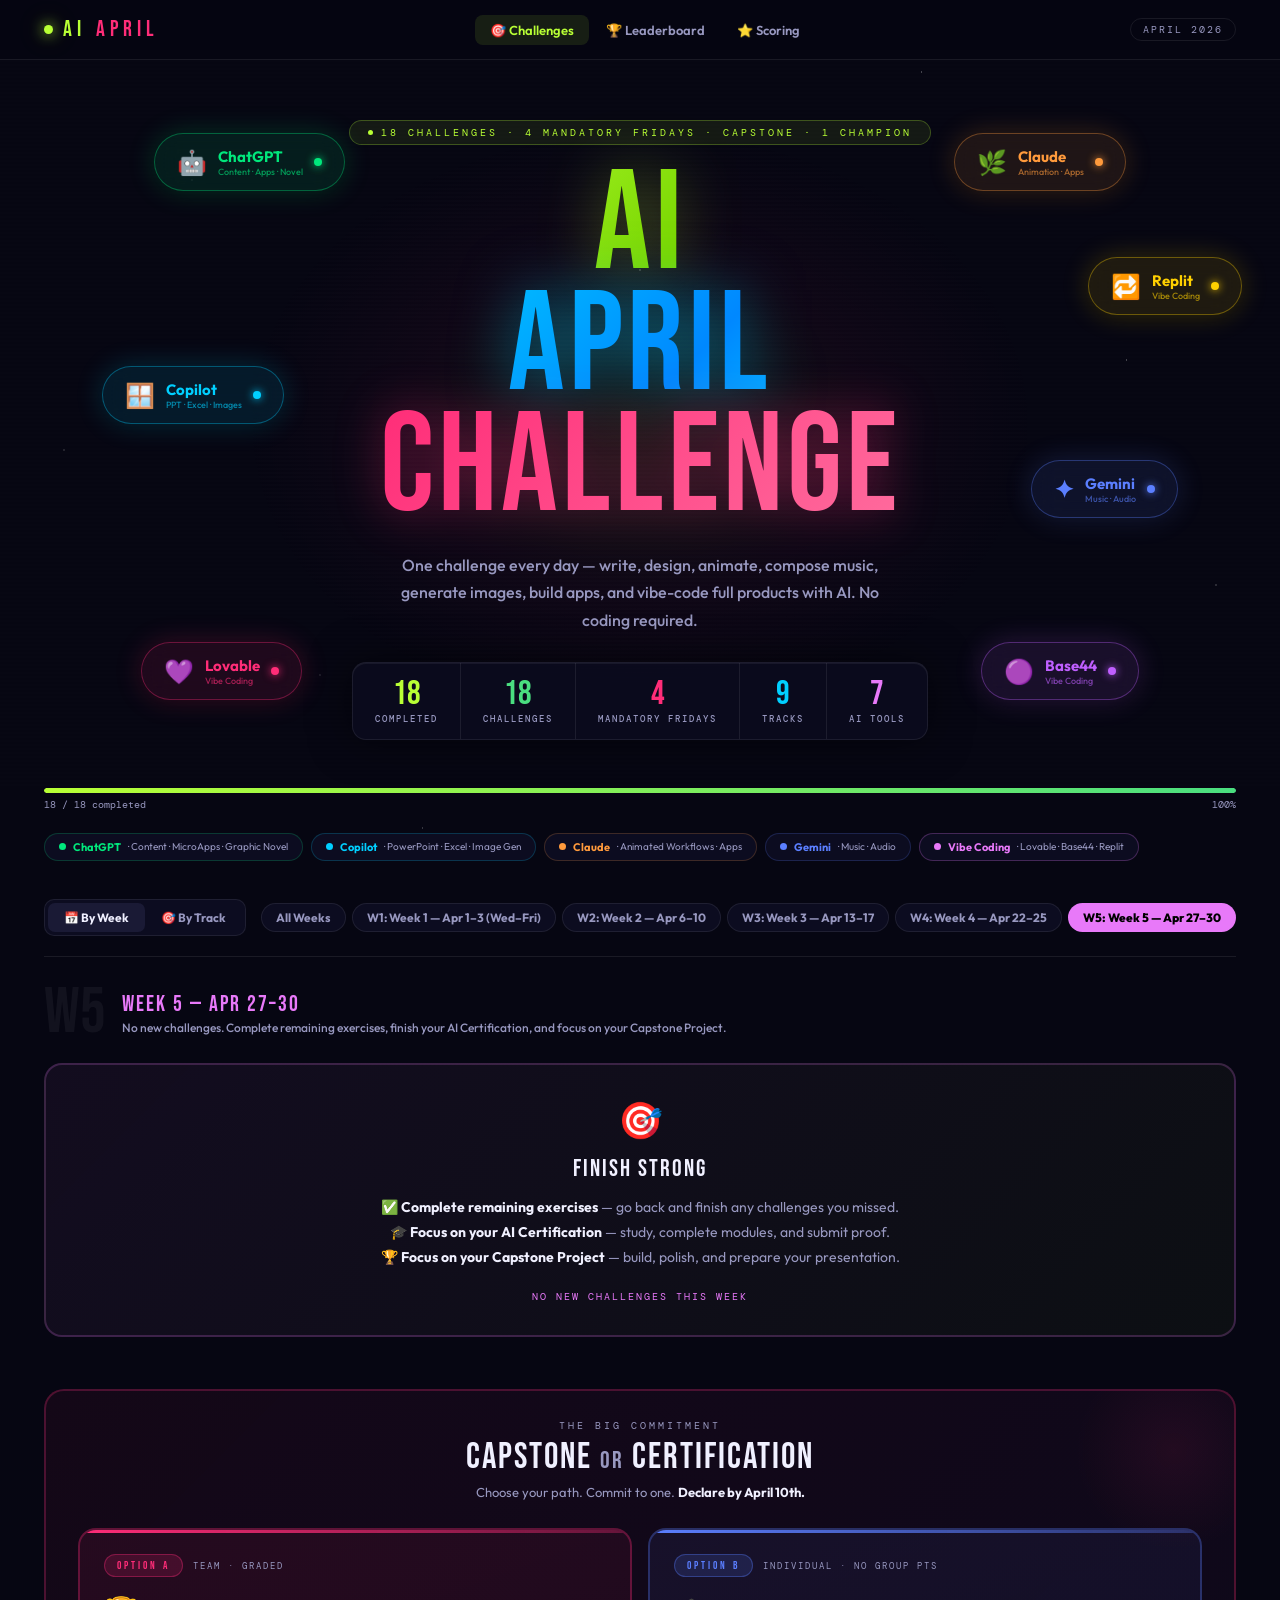
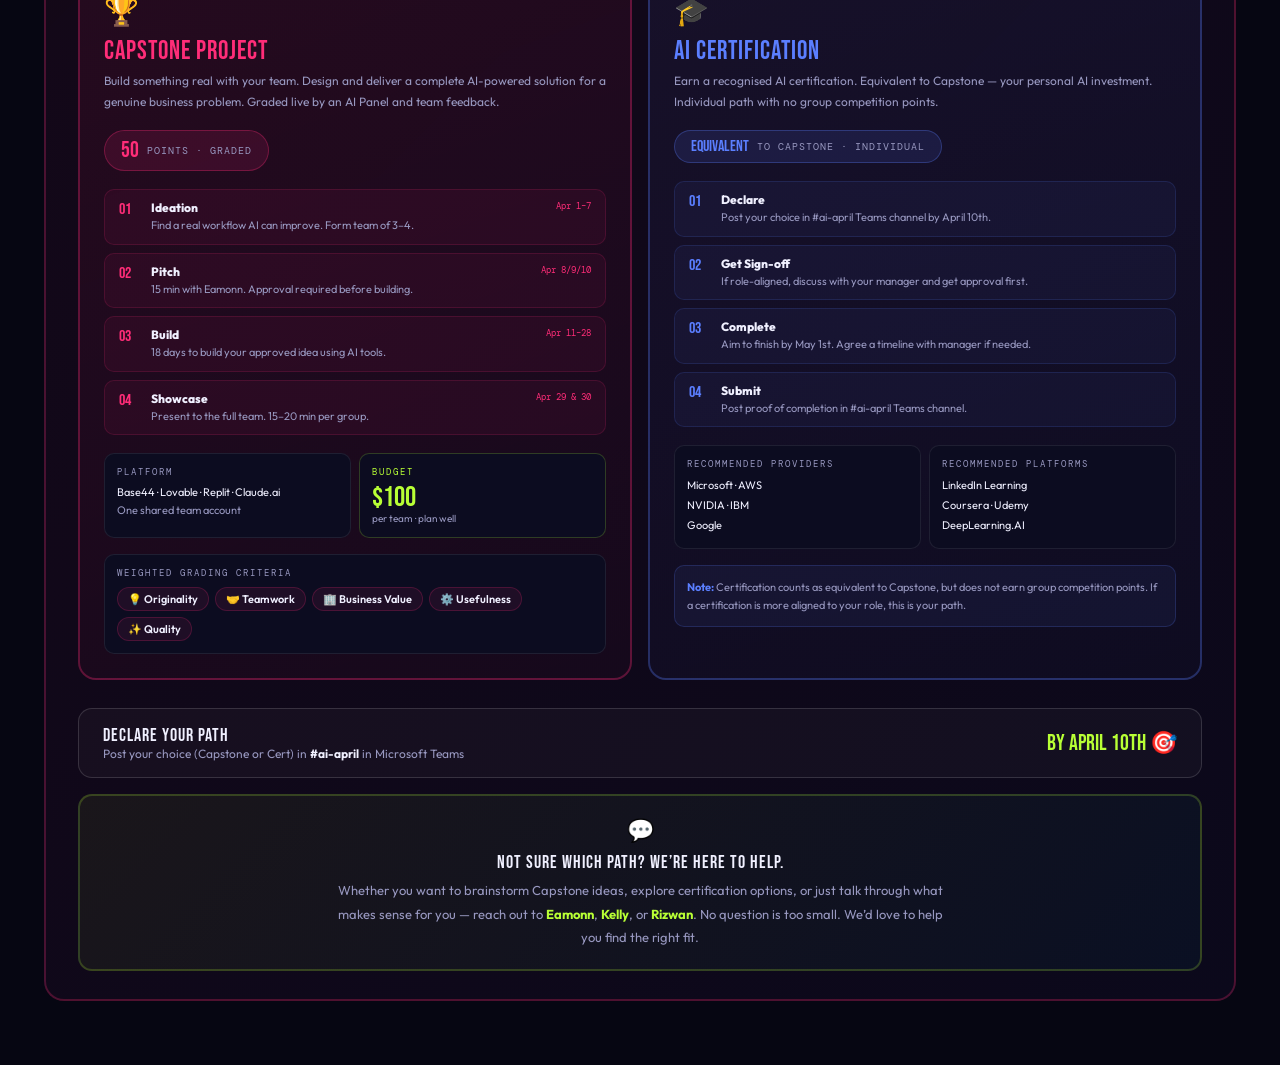
<file: index.html>
<!DOCTYPE html>
<html lang="en">
<head>
<meta charset="UTF-8">
<meta name="viewport" content="width=device-width, initial-scale=1.0">
<title>AI April Challenge 2026</title>
<link href="https://fonts.googleapis.com/css2?family=Bebas+Neue&family=Outfit:wght@300;400;500;600;700;800;900&family=DM+Mono:wght@400;500&display=swap" rel="stylesheet">
<link rel="stylesheet" href="css/styles.css">
</head>
<body>

<!-- HEADER -->
<header>
  <div class="logo">
    <div class="logo-dot"></div>
    <span class="logo-ai">AI</span><span class="logo-april">APRIL</span>
  </div>
  <nav>
    <button class="active" onclick="showPage('challenges',this)">🎯 <span>Challenges</span></button>
    <button onclick="showPage('leaderboard',this)">🏆 <span>Leaderboard</span></button>
    <button onclick="showPage('scoring',this)">⭐ <span>Scoring</span></button>
  </nav>
  <div class="hbadge">April 2026</div>
</header>

<!-- ══ HERO ══ -->
<div class="hero">

  <!-- TOOL BADGES — fly in from all directions, click to visit -->
  <a href="https://chat.openai.com" target="_blank" class="tool-badge tb-chatgpt">
    <span class="tb-icon">🤖</span>
    <div>
      <div>ChatGPT</div>
      <div style="font-size:9px;opacity:.6;font-weight:500">Content · Apps · Novel</div>
    </div>
    <div class="tb-dot" style="background:var(--gpt);box-shadow:0 0 8px var(--gpt)"></div>
  </a>

  <a href="https://claude.ai" target="_blank" class="tool-badge tb-claude">
    <span class="tb-icon">🌿</span>
    <div>
      <div>Claude</div>
      <div style="font-size:9px;opacity:.6;font-weight:500">Animation · Apps</div>
    </div>
    <div class="tb-dot" style="background:var(--cla);box-shadow:0 0 8px var(--cla)"></div>
  </a>

  <a href="https://copilot.microsoft.com" target="_blank" class="tool-badge tb-copilot">
    <span class="tb-icon">🪟</span>
    <div>
      <div>Copilot</div>
      <div style="font-size:9px;opacity:.6;font-weight:500">PPT · Excel · Images</div>
    </div>
    <div class="tb-dot" style="background:var(--cop);box-shadow:0 0 8px var(--cop)"></div>
  </a>

  <a href="https://gemini.google.com" target="_blank" class="tool-badge tb-gemini">
    <span class="tb-icon">✦</span>
    <div>
      <div>Gemini</div>
      <div style="font-size:9px;opacity:.6;font-weight:500">Music · Audio</div>
    </div>
    <div class="tb-dot" style="background:var(--gem);box-shadow:0 0 8px var(--gem)"></div>
  </a>

  <a href="https://lovable.dev" target="_blank" class="tool-badge tb-lovable">
    <span class="tb-icon">💜</span>
    <div>
      <div>Lovable</div>
      <div style="font-size:9px;opacity:.6;font-weight:500">Vibe Coding</div>
    </div>
    <div class="tb-dot" style="background:var(--lov);box-shadow:0 0 8px var(--lov)"></div>
  </a>

  <a href="https://base44.com" target="_blank" class="tool-badge tb-base44">
    <span class="tb-icon">🟣</span>
    <div>
      <div>Base44</div>
      <div style="font-size:9px;opacity:.6;font-weight:500">Vibe Coding</div>
    </div>
    <div class="tb-dot" style="background:var(--b44);box-shadow:0 0 8px var(--b44)"></div>
  </a>

  <a href="https://replit.com" target="_blank" class="tool-badge tb-replit">
    <span class="tb-icon">🔁</span>
    <div>
      <div>Replit</div>
      <div style="font-size:9px;opacity:.6;font-weight:500">Vibe Coding</div>
    </div>
    <div class="tb-dot" style="background:var(--rep);box-shadow:0 0 8px var(--rep)"></div>
  </a>


  <!-- CENTER -->
  <div class="hero-center">
    <div class="hero-eyebrow">
      <span class="eyebrow-dot"></span>
      18 Challenges · 4 Mandatory Fridays · Capstone · 1 Champion
    </div>
    <div class="hero-main-title">
      <span class="hmt-ai">AI</span>
      <span class="hmt-april">APRIL</span>
      <span class="hmt-challenge">CHALLENGE</span>
    </div>
    <p class="hero-sub">One challenge every day — write, design, animate, compose music, generate images, build apps, and vibe-code full products with AI. No coding required.</p>
    <div class="kpi-row">
      <div class="kpi">
        <div class="kpi-n" style="color:var(--lime)" id="kpi-done">0</div>
        <div class="kpi-l">Completed</div>
      </div>
      <div class="kpi">
        <div class="kpi-n" style="color:var(--c4)">18</div>
        <div class="kpi-l">Challenges</div>
      </div>
      <div class="kpi">
        <div class="kpi-n" style="color:var(--pink)">4</div>
        <div class="kpi-l">Mandatory Fridays</div>
      </div>
      <div class="kpi">
        <div class="kpi-n" style="color:var(--cop)">9</div>
        <div class="kpi-l">Tracks</div>
      </div>
      <div class="kpi">
        <div class="kpi-n" style="color:var(--c8)">7</div>
        <div class="kpi-l">AI Tools</div>
      </div>

    </div>
  </div>
</div>

<!-- PROGRESS -->
<div class="prog-wrap">
  <div class="prog-outer"><div class="prog-inner" id="prog-fill" style="width:0%"></div></div>
  <div class="prog-meta">
    <span id="prog-label">0 / 35 completed</span>
    <span id="prog-pct">0%</span>
  </div>
</div>

<!-- TOOL LEGEND -->
<div class="legend-strip">
  <div class="tleg" style="border-color:rgba(0,232,124,.2)"><div class="tleg-dot" style="background:var(--gpt)"></div><span style="color:var(--gpt)">ChatGPT</span><span class="tleg-note">· Content · MicroApps · Graphic Novel</span></div>
  <div class="tleg" style="border-color:rgba(0,207,255,.2)"><div class="tleg-dot" style="background:var(--cop)"></div><span style="color:var(--cop)">Copilot</span><span class="tleg-note">· PowerPoint · Excel · Image Gen</span></div>
  <div class="tleg" style="border-color:rgba(255,154,60,.2)"><div class="tleg-dot" style="background:var(--cla)"></div><span style="color:var(--cla)">Claude</span><span class="tleg-note">· Animated Workflows · Apps</span></div>
  <div class="tleg" style="border-color:rgba(91,127,255,.2)"><div class="tleg-dot" style="background:var(--gem)"></div><span style="color:var(--gem)">Gemini</span><span class="tleg-note">· Music · Audio</span></div>
  <div class="tleg" style="border-color:rgba(232,121,249,.25)"><div class="tleg-dot" style="background:var(--c8)"></div><span style="color:var(--c8)">Vibe Coding</span><span class="tleg-note">· Lovable · Base44 · Replit</span></div>
</div>

<!-- PAGES -->
<div id="page-challenges" class="page active">
  <div class="wrap">
    <div class="view-controls">
      <div class="view-toggle">
        <button class="vtbtn on" id="vt-week"  onclick="setView('week')">📅 By Week</button>
        <button class="vtbtn"    id="vt-track" onclick="setView('track')">🎯 By Track</button>
      </div>
      <div class="week-tabs" id="week-tabs"></div>
    </div>
    <div id="challenges-root"></div>
  </div>
</div>

<div id="page-leaderboard" class="page">
  <div class="wrap">
    <div style="display:flex;align-items:center;justify-content:space-between;flex-wrap:wrap;gap:12px;margin-bottom:6px;">
      <div class="sec-h">🏁 RACE TO THE FINISH</div>
      <button class="admin-btn" id="admin-btn" onclick="toggleAdmin()">🔒 Admin Mode</button>
    </div>
    <p class="sec-sub" id="lb-sub">18 challenges (5 pts each) · 4 Mandatory Fridays (graded by Eamonn) · Capstone. <span id="admin-status" style="color:var(--muted)">Quality scores are admin-only.</span></p>

    <!-- ADD / EDIT FORM -->
    <div class="lb-form">
      <div class="lb-field"><label>Player Name</label><input type="text" id="inp-name" class="lbinp lbin-name" placeholder="Add new player..."/></div>
      <div class="lb-field"><label>Challenges Done</label><input type="number" id="inp-comp" class="lbinp lbin-num" min="0" max="18" value="0"/></div>
      <div class="lb-field admin-only" id="qual-field" style="display:none">
        <label>Quality Points 🔐</label>
        <input type="number" id="inp-qual" class="lbinp lbin-num" min="0" value="0"/>
      </div>
      <button class="btn-add" onclick="addPlayer()">+ Add Racer</button>
    </div>

    <!-- RACE TRACK -->
    <div class="race-wrap">
      <!-- HEADER ROW -->
      <div class="race-header">
        <div class="rh-rank">#</div>
        <div style="width:36px;flex-shrink:0"></div>
        <div class="rh-name">Racer</div>
        <div class="rh-track">
          <!-- milestone markers -->
          <div class="rt-milestones">
            <span style="left:0%">0</span>
            <span style="left:20%">7</span>
            <span style="left:40%">14</span>
            <span style="left:60%">21</span>
            <span style="left:80%">28</span>
            <span style="left:100%">🏁</span>
          </div>
        </div>
        <div class="rh-score">Score</div>
        <div class="rh-acts"></div>
      </div>
      <!-- LANES -->
      <div id="race-lanes"></div>
    </div>
  </div>
</div>

<div id="page-scoring" class="page">
  <div class="wrap">
    <div class="sec-h">HOW SCORING WORKS</div>
    <p class="sec-sub">Simple, fair, and transparent. Every challenge counts.</p>

    <!-- FORMULA -->
    <div class="sc-hero">
      <div>
        <div style="font-family:'DM Mono',monospace;font-size:9px;color:var(--muted);letter-spacing:2px;text-transform:uppercase;margin-bottom:12px">TOTAL SCORE FORMULA</div>
        <div class="sc-formula">
          <div class="sc-box"><div class="sc-lbl">Optional Challenge</div><div class="sc-val" style="color:var(--lime)">5 pts each</div></div>
          <div class="sc-op">+</div>
          <div class="sc-box"><div class="sc-lbl">Friday Quality Score</div><div class="sc-val" style="color:var(--pink)">by Eamonn</div></div>
          <div class="sc-op">+</div>
          <div class="sc-box"><div class="sc-lbl">Capstone Project</div><div class="sc-val" style="color:var(--c8)">50 pts</div></div>
        </div>
      </div>
      <div style="border-left:1px solid var(--border);padding-left:28px;font-size:13px;color:var(--muted);line-height:2.2">
        14 optional challenges<br>
        4 mandatory Fridays — graded by Eamonn<br>
        Capstone — 50 pts, presented live<br>
        <strong style="color:var(--lime)">Winner crowned May 1st 🏁</strong>
      </div>
    </div>

    <div class="sc-grid">

      <!-- OPTIONAL -->
      <div class="sc-card">
        <h3>📦 OPTIONAL CHALLENGES</h3>
        <div class="scrow"><span>Mon–Thu challenges (optional)</span><span class="scpts">5 pts</span></div>
        <div class="scrow"><span>14 optional challenges available</span><span class="scpts">70 pts max</span></div>
        <div class="scrow"><span>Complete any challenge to earn points</span><span class="scpts">your choice</span></div>
      </div>

      <!-- MANDATORY FRIDAYS -->
      <div class="sc-card">
        <h3>🔴 MANDATORY FRIDAY CHALLENGES</h3>
        <div class="scrow"><span>4 Friday challenges — mandatory for all</span><span class="scpts">graded</span></div>
        <div class="scrow"><span>Quality score awarded by Eamonn</span><span class="scpts">extra pts</span></div>
        <div class="scrow"><span>Based on effort, creativity & execution</span><span class="scpts">Eamonn only</span></div>
      </div>

      <!-- CAPSTONE OR CERT -->
      <div class="sc-card">
        <h3>🏆 CAPSTONE <span style="color:var(--muted);font-size:13px">OR</span> 🎓 CERT</h3>
        <div class="scrow"><span>Option A — Capstone: Team of 3–4</span><span class="scpts">50 pts</span></div>
        <div class="scrow"><span>Option B — AI Cert: Individual path</span><span class="scpts">equivalent</span></div>
        <div class="scrow"><span>Declare your path by April 10th</span><span class="scpts">required</span></div>
        <div class="scrow"><span>Cert = no group competition points</span><span class="scpts">note</span></div>
      </div>

      <!-- RULES -->
      <div class="sc-card">
        <h3>📋 SUBMISSION RULES</h3>
        <div class="scrow"><span>Post in the <strong style="color:var(--text)">#ai-april</strong> Teams channel</span><span class="scpts">required</span></div>
        <div class="scrow"><span>Mention which AI tool you used</span><span class="scpts">required</span></div>
        <div class="scrow"><span>Include the Challenge Name in your post</span><span class="scpts">required</span></div>
        <div class="scrow"><span>Use any AI tool of your choice</span><span class="scpts">no restrictions</span></div>
      </div>

    </div>
  </div>
</div>

<!-- FRIDAY WINNER OVERLAY -->
<div id="fw-overlay" style="display:none;position:fixed;inset:0;z-index:9999;">
  <div style="position:absolute;inset:0;background:rgba(0,0,0,.85);" onclick="closeFridayWinner()"></div>
  <iframe id="fw-iframe" src="" style="position:absolute;inset:0;width:100%;height:100%;border:none;pointer-events:auto;z-index:1;"></iframe>
  <button onclick="closeFridayWinner()" style="position:fixed;top:16px;right:20px;z-index:10002;background:rgba(6,6,18,.95);border:2px solid rgba(255,255,255,.3);color:#fff;font-family:'Outfit',sans-serif;font-size:14px;font-weight:700;padding:10px 22px;border-radius:100px;cursor:pointer;box-shadow:0 4px 20px rgba(0,0,0,.8);pointer-events:auto;">✕ Close</button>
</div>

<script src="js/data.js"></script>
<script src="js/challenges.js"></script>
<script src="js/photos.js"></script>
<script src="js/leaderboard.js"></script>
<script src="js/app.js"></script>
<script>
function showFridayWinner(){
  var overlay=document.getElementById('fw-overlay');
  var iframe=document.getElementById('fw-iframe');
  overlay.style.pointerEvents='auto';
  iframe.src='friday-winner.html';
  overlay.style.display='block';

  // Listen for the iframe's internal close (fwClose) to auto-dismiss overlay
  iframe.onload=function(){
    try {
      var iframeWin=iframe.contentWindow||iframe.contentDocument;
      // Inject winner's photo from PLAYER_PHOTOS into the iframe
      var winnerName=iframeWin.FW_CONFIG&&iframeWin.FW_CONFIG.WINNER;
      if(winnerName && typeof PLAYER_PHOTOS!=='undefined'){
        var photoKey=winnerName.toLowerCase().replace(/ /g,'_').replace(/'/g,'');
        var photoSrc=PLAYER_PHOTOS[photoKey];
        if(photoSrc){
          var heroImg=iframeWin.document.getElementById('fw-hero-img');
          if(heroImg) heroImg.src=photoSrc;
        }
      }
      // Override the iframe's fwClose to also close our overlay
      var origClose=iframeWin.fwClose;
      iframeWin.fwClose=function(){
        if(typeof origClose==='function') origClose();
        // Wait for the iframe's close animation to finish (~1.2s) before removing overlay
        setTimeout(closeFridayWinner, 1200);
      };
      // Also close overlay if user clicks the iframe background after splash ends
      iframeWin.document.addEventListener('click', function(e){
        var root=iframeWin.document.getElementById('fw-root');
        if(root && root.style.display==='none') closeFridayWinner();
      });
    } catch(e){}
  };
}
function closeFridayWinner(){
  var overlay=document.getElementById('fw-overlay');
  var iframe=document.getElementById('fw-iframe');
  iframe.src='about:blank';
  iframe.onload=null;
  overlay.style.display='none';
  overlay.style.pointerEvents='none';
}
// ★ FRIDAY WINNER SPLASH — set to true to enable, false to disable ★
var FW_ENABLED = false;

// Auto-splash Friday Winner on page load with 2 second delay
if(FW_ENABLED) setTimeout(showFridayWinner, 2000);
</script>
</body>
</html>
</file>
<file: css/styles.css>
/* ══════════════════════════════════════
   TOKENS
══════════════════════════════════════ */
:root {
  --bg:    #060612;
  --s1:    #0c0c20;
  --s2:    #121228;
  --s3:    #1a1a35;
  --border: rgba(255,255,255,0.08);
  --border2:rgba(255,255,255,0.14);
  --text:  #f0f0ff;
  --text2: #c8c8e8;
  --muted: #9898c0;

  /* NEON TOOL COLORS */
  --gpt:   #00e87c;
  --cop:   #00cfff;
  --cla:   #ff9a3c;
  --gem:   #5b7fff;
  --lov:   #ff2d78;
  --b44:   #bf5fff;
  --rep:   #ffd000;
  --vib:   #ff2d78;

  /* TRACK COLORS */
  --c0: #4fa8ff;
  --c1: #ff7a35;
  --c2: #a78bfa;
  --c3: #2dd4bf;
  --c4: #4ade80;
  --c5: #f472b6;
  --c6: #facc15;
  --c7: #c084fc;
  --c8: #e879f9;

  --lime: #b8ff35;
  --pink: #ff2d78;
}

*, *::before, *::after { margin:0; padding:0; box-sizing:border-box; }
html { scroll-behavior:smooth; }
body {
  font-family:'Outfit', sans-serif;
  background:var(--bg);
  color:var(--text);
  min-height:100vh;
  overflow-x:hidden;
}

/* ══════════════════════════════════════
   STAR FIELD BACKGROUND
══════════════════════════════════════ */
body::before {
  content:'';
  position:fixed; inset:0; z-index:0; pointer-events:none;
  background-image:
    radial-gradient(1px 1px at 15% 20%, rgba(255,255,255,0.6) 0%, transparent 100%),
    radial-gradient(1px 1px at 72% 8%,  rgba(255,255,255,0.5) 0%, transparent 100%),
    radial-gradient(1.5px 1.5px at 40% 55%, rgba(255,255,255,0.4) 0%, transparent 100%),
    radial-gradient(1px 1px at 88% 40%, rgba(255,255,255,0.5) 0%, transparent 100%),
    radial-gradient(1px 1px at 25% 75%, rgba(255,255,255,0.3) 0%, transparent 100%),
    radial-gradient(1.5px 1.5px at 60% 80%, rgba(255,255,255,0.4) 0%, transparent 100%),
    radial-gradient(1px 1px at 95% 65%, rgba(255,255,255,0.5) 0%, transparent 100%),
    radial-gradient(1px 1px at 5%  50%, rgba(255,255,255,0.4) 0%, transparent 100%),
    radial-gradient(1.5px 1.5px at 50% 30%, rgba(255,255,255,0.3) 0%, transparent 100%),
    radial-gradient(1px 1px at 33% 92%, rgba(255,255,255,0.4) 0%, transparent 100%);
}

/* ══════════════════════════════════════
   HEADER
══════════════════════════════════════ */
header {
  position:sticky; top:0; z-index:600;
  background:rgba(6,6,18,0.9);
  backdrop-filter:blur(24px);
  border-bottom:1px solid var(--border);
  height:60px;
  display:flex; align-items:center; justify-content:space-between;
  padding:0 44px;
}
.logo {
  font-family:'Bebas Neue', sans-serif;
  font-size:22px; letter-spacing:5px;
  display:flex; align-items:center; gap:10px;
}
.logo-dot {
  width:9px; height:9px; border-radius:50%;
  background:var(--lime);
  box-shadow:0 0 14px var(--lime), 0 0 28px rgba(184,255,53,0.4);
  animation:glow 2.5s ease-in-out infinite;
}
@keyframes glow {
  0%,100% { box-shadow:0 0 14px var(--lime), 0 0 28px rgba(184,255,53,0.4); }
  50%      { box-shadow:0 0 6px var(--lime),  0 0 14px rgba(184,255,53,0.2); }
}
.logo-ai    { color:var(--lime); }
.logo-april { color:var(--pink); }

nav { display:flex; gap:2px; }
nav button {
  background:none; border:none;
  font-family:'Outfit',sans-serif; font-size:13px; font-weight:600;
  color:var(--muted); padding:7px 15px; border-radius:8px;
  cursor:pointer; transition:all .18s;
}
nav button:hover  { color:var(--text); background:var(--s2); }
nav button.active { color:var(--lime); background:rgba(184,255,53,.1); }

.hbadge {
  font-family:'DM Mono',monospace; font-size:10px;
  letter-spacing:2px; text-transform:uppercase;
  color:var(--muted); border:1px solid var(--border);
  padding:4px 12px; border-radius:100px;
}

/* ══════════════════════════════════════
   HERO — CELEBRATION ZONE
══════════════════════════════════════ */
.hero {
  position:relative;
  min-height:580px;
  display:flex; align-items:center; justify-content:center;
  overflow:hidden;
  padding:60px 44px 48px;
}
/* radial spotlight */
.hero::before {
  content:'';
  position:absolute; top:50%; left:50%;
  transform:translate(-50%,-50%);
  width:800px; height:600px; border-radius:50%;
  background:radial-gradient(ellipse, rgba(184,255,53,.07) 0%, rgba(255,45,120,.04) 40%, transparent 70%);
  pointer-events:none;
}
/* Scan line effect */
.hero::after {
  content:'';
  position:absolute; inset:0; pointer-events:none;
  background:repeating-linear-gradient(
    0deg,
    transparent,
    transparent 2px,
    rgba(255,255,255,0.008) 2px,
    rgba(255,255,255,0.008) 4px
  );
}

/* ── HERO CENTER CONTENT ── */
.hero-center {
  position:relative; z-index:10;
  text-align:center;
  display:flex; flex-direction:column; align-items:center; gap:0;
}
.hero-eyebrow {
  display:inline-flex; align-items:center; gap:8px;
  background:rgba(184,255,53,.08); border:1px solid rgba(184,255,53,.25);
  color:var(--lime); font-family:'DM Mono',monospace;
  font-size:10px; letter-spacing:3px; text-transform:uppercase;
  padding:5px 18px; border-radius:100px; margin-bottom:20px;
}
.eyebrow-dot { width:5px; height:5px; border-radius:50%; background:var(--lime); animation:glow 2s infinite; }

.hero-main-title {
  font-family:'Bebas Neue', sans-serif;
  font-size:clamp(72px, 11vw, 148px);
  line-height:.86; letter-spacing:4px;
  margin-bottom:6px;
}
.hmt-ai {
  display:block;
  background:linear-gradient(135deg, var(--lime) 0%, #78d600 60%, #4ade80 100%);
  -webkit-background-clip:text; -webkit-text-fill-color:transparent;
  filter:drop-shadow(0 0 30px rgba(184,255,53,.35));
  animation:titleshine 3s ease-in-out infinite;
}
@keyframes titleshine {
  0%,100% { filter:drop-shadow(0 0 30px rgba(184,255,53,.35)); }
  50%      { filter:drop-shadow(0 0 50px rgba(184,255,53,.6)); }
}
.hmt-april {
  display:block;
  background:linear-gradient(135deg, #00cfff 0%, #0088ff 60%, #00cfff 100%);
  -webkit-background-clip:text; -webkit-text-fill-color:transparent;
  filter:drop-shadow(0 0 30px rgba(0,207,255,.5));
}
.hmt-challenge {
  display:block;
  background:linear-gradient(135deg, var(--pink) 0%, #ff6b9d 100%);
  -webkit-background-clip:text; -webkit-text-fill-color:transparent;
  filter:drop-shadow(0 0 24px rgba(255,45,120,.4));
}

.hero-sub {
  color:var(--muted); font-size:16px; font-weight:500;
  line-height:1.7; max-width:480px; margin:18px auto 28px;
}

/* KPI ROW */
.kpi-row {
  display:flex; gap:0;
  background:rgba(12,12,32,.8); border:1px solid var(--border);
  border-radius:14px; overflow:hidden;
  backdrop-filter:blur(12px);
  box-shadow:0 0 40px rgba(0,0,0,.5), inset 0 1px 0 rgba(255,255,255,.06);
}
.kpi {
  padding:14px 22px; border-right:1px solid var(--border);
  display:flex; flex-direction:column; gap:2px; text-align:center;
}
.kpi:last-child { border-right:none; }
.kpi-n {
  font-family:'Bebas Neue',sans-serif; font-size:34px; line-height:1;
}
.kpi-l {
  font-family:'DM Mono',monospace; font-size:9px; font-weight:500;
  letter-spacing:2px; text-transform:uppercase; color:var(--muted);
}

/* ══════════════════════════════════════
   FLYING TOOL BADGES
══════════════════════════════════════ */
.tool-badge {
  position:absolute; z-index:20;
  display:flex; align-items:center; gap:11px;
  padding:13px 22px; border-radius:100px;
  font-family:'Outfit',sans-serif; font-size:15px; font-weight:700;
  border:1.5px solid;
  backdrop-filter:blur(16px);
  cursor:pointer;
  white-space:nowrap;
  animation-fill-mode:both;
  text-decoration:none;
}
.tool-badge:hover {
  transform:scale(1.1) !important;
  text-decoration:none;
}

.tb-icon { font-size:24px; }
.tb-dot  { width:8px; height:8px; border-radius:50%; }

/* Positions & fly-in directions */
/* ChatGPT — top left */
.tb-chatgpt {
  top:10%; left:12%;
  background:rgba(0,232,124,.1); border-color:rgba(0,232,124,.35); color:var(--gpt);
  animation:flyFromTopLeft 1s cubic-bezier(.34,1.56,.64,1) .1s both, floatA 4s ease-in-out 1.2s infinite;
  box-shadow:0 0 28px rgba(0,232,124,.2), 0 4px 20px rgba(0,0,0,.4);
}
/* Claude — top right */
.tb-claude {
  top:10%; right:12%;
  background:rgba(255,154,60,.1); border-color:rgba(255,154,60,.35); color:var(--cla);
  animation:flyFromTopRight 1s cubic-bezier(.34,1.56,.64,1) .25s both, floatB 4.5s ease-in-out 1.35s infinite;
  box-shadow:0 0 28px rgba(255,154,60,.2), 0 4px 20px rgba(0,0,0,.4);
}
/* Copilot — mid left */
.tb-copilot {
  top:42%; left:8%;
  background:rgba(0,207,255,.1); border-color:rgba(0,207,255,.35); color:var(--cop);
  animation:flyFromLeft 1s cubic-bezier(.34,1.56,.64,1) .4s both, floatC 3.8s ease-in-out 1.5s infinite;
  box-shadow:0 0 28px rgba(0,207,255,.2), 0 4px 20px rgba(0,0,0,.4);
}
/* Gemini — mid right */
.tb-gemini {
  top:55%; right:8%;
  background:rgba(91,127,255,.1); border-color:rgba(91,127,255,.35); color:var(--gem);
  animation:flyFromRight 1s cubic-bezier(.34,1.56,.64,1) .3s both, floatA 5s ease-in-out 1.4s infinite;
  box-shadow:0 0 28px rgba(91,127,255,.2), 0 4px 20px rgba(0,0,0,.4);
}
/* Lovable — bottom left */
.tb-lovable {
  bottom:12%; left:11%;
  background:rgba(255,45,120,.1); border-color:rgba(255,45,120,.35); color:var(--lov);
  animation:flyFromBottomLeft 1s cubic-bezier(.34,1.56,.64,1) .5s both, floatB 4.2s ease-in-out 1.6s infinite;
  box-shadow:0 0 28px rgba(255,45,120,.2), 0 4px 20px rgba(0,0,0,.4);
}
/* Base44 — bottom right */
.tb-base44 {
  bottom:12%; right:11%;
  background:rgba(191,95,255,.1); border-color:rgba(191,95,255,.35); color:var(--b44);
  animation:flyFromBottomRight 1s cubic-bezier(.34,1.56,.64,1) .45s both, floatC 3.6s ease-in-out 1.55s infinite;
  box-shadow:0 0 28px rgba(191,95,255,.2), 0 4px 20px rgba(0,0,0,.4);
}
/* Replit — upper right gap, between Claude and Gemini */
.tb-replit {
  top:27%; right:3%;
  background:rgba(255,208,0,.1); border-color:rgba(255,208,0,.35); color:var(--rep);
  animation:flyFromRight 1s cubic-bezier(.34,1.56,.64,1) .35s both, floatB 4.8s ease-in-out 1.25s infinite;
  box-shadow:0 0 28px rgba(255,208,0,.2), 0 4px 20px rgba(0,0,0,.4);
}

/* FLY-IN KEYFRAMES */
@keyframes flyFromTopLeft   { from { opacity:0; transform:translate(-200px,-200px) rotate(-20deg) scale(.5); } to { opacity:1; transform:translate(0,0) rotate(0deg) scale(1); } }
@keyframes flyFromTopRight  { from { opacity:0; transform:translate(200px,-200px) rotate(20deg) scale(.5); }  to { opacity:1; transform:translate(0,0) rotate(0deg) scale(1); } }
@keyframes flyFromLeft      { from { opacity:0; transform:translate(-280px,0) scale(.5); }                    to { opacity:1; transform:translate(0,0) scale(1); } }
@keyframes flyFromRight     { from { opacity:0; transform:translate(280px,0) scale(.5); }                     to { opacity:1; transform:translate(0,0) scale(1); } }
@keyframes flyFromBottomLeft  { from { opacity:0; transform:translate(-200px,200px) rotate(15deg) scale(.5); }  to { opacity:1; transform:translate(0,0) rotate(0deg) scale(1); } }
@keyframes flyFromBottomRight { from { opacity:0; transform:translate(200px,200px) rotate(-15deg) scale(.5); }  to { opacity:1; transform:translate(0,0) rotate(0deg) scale(1); } }
@keyframes flyFromTop         { from { opacity:0; transform:translateX(-50%) translateY(-180px) scale(.5); }   to { opacity:1; transform:translateX(-50%) translateY(0) scale(1); } }
@keyframes flyFromBottom      { from { opacity:0; transform:translateX(-50%) translateY(180px) scale(.5); }    to { opacity:1; transform:translateX(-50%) translateY(0) scale(1); } }

/* FLOAT IDLE ANIMATIONS */
@keyframes floatA { 0%,100%{transform:translateY(0px)}    50%{transform:translateY(-8px)} }
@keyframes floatB { 0%,100%{transform:translateY(0px)}    50%{transform:translateY(-6px)} }
@keyframes floatC { 0%,100%{transform:translateY(-3px)}   50%{transform:translateY(5px)}  }
@keyframes floatD { 0%,100%{transform:translateX(-50%) translateY(0px)} 50%{transform:translateX(-50%) translateY(-7px)} }

/* ══════════════════════════════════════
   PROGRESS BAR
══════════════════════════════════════ */
.prog-wrap {
  max-width:1300px; margin:0 auto; padding:0 44px 22px;
}
.prog-outer { height:5px; background:var(--s2); border-radius:100px; overflow:hidden; }
.prog-inner {
  height:100%; border-radius:100px;
  background:linear-gradient(90deg, var(--lime), #4ade80);
  box-shadow:0 0 10px rgba(184,255,53,.4);
  transition:width .5s cubic-bezier(.4,0,.2,1);
}
.prog-meta {
  display:flex; justify-content:space-between;
  font-family:'DM Mono',monospace; font-size:10px; color:var(--muted);
  margin-top:5px;
}

/* ══════════════════════════════════════
   TOOL LEGEND STRIP
══════════════════════════════════════ */
.legend-strip {
  max-width:1300px; margin:0 auto; padding:0 44px 26px;
  display:flex; gap:8px; flex-wrap:wrap;
}
.tleg {
  display:flex; align-items:center; gap:7px;
  padding:6px 14px; border-radius:100px; border:1px solid;
  font-size:11px; font-weight:700;
  background:var(--s1);
}
.tleg-dot  { width:7px; height:7px; border-radius:50%; }
.tleg-note { font-size:10px; font-weight:400; color:var(--muted); }

/* ══════════════════════════════════════
   PAGES
══════════════════════════════════════ */
.page    { display:none; }
.page.active { display:block; }
.wrap    { max-width:1300px; margin:0 auto; padding:12px 44px 64px; }
.sec-h   { font-family:'Bebas Neue',sans-serif; font-size:28px; letter-spacing:2px; color:var(--text); }
.sec-sub { font-size:13px; color:var(--muted); margin:4px 0 22px; font-weight:500; }

/* ══════════════════════════════════════
   VIEW CONTROLS
══════════════════════════════════════ */
.view-controls {
  display:flex; align-items:center; justify-content:space-between;
  flex-wrap:wrap; gap:12px;
  margin-bottom:24px; padding-bottom:20px;
  border-bottom:1px solid var(--border);
}
.view-toggle {
  display:flex; gap:0;
  background:var(--s1); border:1px solid var(--border);
  border-radius:10px; overflow:hidden; padding:3px;
}
.vtbtn {
  background:none; border:none;
  font-family:'Outfit',sans-serif; font-size:12px; font-weight:700;
  color:var(--muted); padding:7px 16px; border-radius:7px; cursor:pointer;
  transition:all .16s;
}
.vtbtn.on { background:var(--s3); color:var(--text); }

.week-tabs { display:flex; gap:6px; flex-wrap:wrap; }
.wtab {
  background:var(--s1); border:1px solid var(--border);
  font-family:'Outfit',sans-serif; font-size:12px; font-weight:700;
  color:var(--muted); padding:6px 14px; border-radius:100px;
  cursor:pointer; transition:all .16s;
}
.wtab:hover { color:var(--text); border-color:var(--border2); }
.wtab.on { color:#000; font-weight:800; border-color:transparent; }

/* ══════════════════════════════════════
   WEEK SECTION
══════════════════════════════════════ */
.week-section { margin-bottom:52px; }
.week-head {
  display:flex; align-items:center; gap:16px;
  margin-bottom:18px;
}
.week-num {
  font-family:'Bebas Neue',sans-serif; font-size:64px; line-height:1;
  color:rgba(255,255,255,.05);
}
.week-meta { flex:1; }
.week-title {
  font-family:'Bebas Neue',sans-serif; font-size:22px; letter-spacing:2px;
}
.week-sub { font-size:12px; color:var(--muted); margin-top:2px; font-weight:500; }
.week-pills { display:flex; gap:5px; flex-wrap:wrap; }
.wpill {
  font-size:9px; font-weight:700; padding:2px 8px;
  border-radius:100px; letter-spacing:.5px; border:1px solid;
}
.week-done-ct {
  font-family:'DM Mono',monospace; font-size:10px; color:var(--muted);
  white-space:nowrap;
}

/* ══════════════════════════════════════
   CHALLENGE CARDS
══════════════════════════════════════ */
.cgrid {
  display:grid;
  grid-template-columns:repeat(auto-fill, minmax(288px,1fr));
  gap:12px;
}

/* FLIP CARD WRAPPER */
.card-flip {
  perspective:900px;
  cursor:pointer;
}
.card-flip-inner {
  position:relative;
  transition:transform .5s cubic-bezier(.4,0,.2,1);
  transform-style:preserve-3d;
}
.card-flip.flipped .card-flip-inner {
  transform:rotateY(180deg);
}
.card-front, .card-back {
  backface-visibility:hidden;
  -webkit-backface-visibility:hidden;
  border-radius:15px;
}
.card-front {
  position:relative;
}
.card-back {
  position:absolute; top:0; left:0; right:0; bottom:0;
  transform:rotateY(180deg);
  overflow-y:auto;
}

.card {
  background:var(--s1); border:1px solid var(--border);
  border-radius:15px; padding:20px;
  position:relative; overflow:hidden;
  cursor:pointer;
  transition:box-shadow .18s, border-color .18s;
}
.card-flip:hover .card {
  box-shadow:0 12px 36px rgba(0,0,0,.6);
  border-color:var(--border2);
}
.card.done {
  border-color:rgba(184,255,53,.25);
  background:rgba(184,255,53,.025);
}
.card.done .ck { background:var(--lime); border-color:var(--lime); color:#000; }
.card.capstone {
  border:2px solid rgba(255,45,120,.3);
  background:linear-gradient(135deg, rgba(255,45,120,.04), var(--s1));
}
.card.vibe { border-color:rgba(232,121,249,.18); }
.card.vibe:hover { box-shadow:0 12px 36px rgba(232,121,249,.15); }

/* TODAY highlight */
.card.today {
  border:2px solid var(--lime) !important;
  background:rgba(184,255,53,.04) !important;
  box-shadow:0 0 0 1px rgba(184,255,53,.15), 0 0 32px rgba(184,255,53,.1);
}
.card.today .cbar { height:3px; }
.today-badge {
  display:inline-flex; align-items:center; gap:5px;
  background:var(--lime); color:#000;
  font-family:'DM Mono',monospace; font-size:9px; font-weight:700;
  letter-spacing:1.5px; text-transform:uppercase;
  padding:3px 9px; border-radius:100px;
  animation:todaypulse 2s ease-in-out infinite;
}
@keyframes todaypulse {
  0%,100% { box-shadow:0 0 0 0 rgba(184,255,53,.5); }
  50%      { box-shadow:0 0 0 6px rgba(184,255,53,0); }
}

/* MANDATORY FRIDAY card */
.card.mandatory {
  border-color:rgba(255,45,120,.3) !important;
  background:rgba(255,45,120,.03) !important;
}
.mandatory-badge {
  display:inline-flex; align-items:center; gap:4px;
  background:var(--pink); color:#fff;
  font-family:'DM Mono',monospace; font-size:9px; font-weight:700;
  letter-spacing:1.5px; text-transform:uppercase;
  padding:2px 8px; border-radius:100px;
}
.optional-badge {
  display:inline-flex; align-items:center; gap:4px;
  background:var(--s3); color:var(--muted);
  font-family:'DM Mono',monospace; font-size:9px; font-weight:500;
  letter-spacing:1px; text-transform:uppercase;
  padding:2px 8px; border-radius:100px;
  border:1px solid var(--border);
}
/* DOW label strip across top of each week */
.dow-row {
  display:grid; grid-template-columns:repeat(5,1fr); gap:11px;
  margin-bottom:4px; padding:0 2px;
}
.dow-label {
  font-family:'DM Mono',monospace; font-size:9px; font-weight:500;
  letter-spacing:2px; text-transform:uppercase; color:var(--muted);
  padding-left:4px;
}
.dow-label.fri { color:var(--pink); font-weight:700; }

/* capstone section */
.capstone-section {
  margin-top:52px; padding:28px 32px;
  background:linear-gradient(135deg,rgba(255,45,120,.06),rgba(155,92,255,.04));
  border:2px solid rgba(255,45,120,.25); border-radius:20px;
  position:relative; overflow:hidden;
}
.capstone-section::before {
  content:''; position:absolute; top:-40px; right:-40px;
  width:200px; height:200px; border-radius:50%;
  background:radial-gradient(circle,rgba(255,45,120,.08) 0%,transparent 70%);
  pointer-events:none;
}
@media (max-width:720px) {
  .capstone-section { padding:20px 16px; }
  .capstone-section [style*="grid-template-columns:1fr 1fr"] { grid-template-columns:1fr !important; }
}
.capstone-head {
  display:flex; align-items:flex-start; gap:20px; margin-bottom:24px;
}
.capstone-icon { font-size:48px; flex-shrink:0; line-height:1; }
.capstone-title {
  font-family:'Bebas Neue',sans-serif; font-size:32px; letter-spacing:2px;
  color:var(--pink); line-height:1; margin-bottom:6px;
}
.capstone-sub { font-size:13px; color:var(--muted); line-height:1.7; max-width:620px; }
.capstone-meta {
  display:flex; gap:16px; flex-wrap:wrap; margin-top:16px;
}
.capstone-pill {
  display:flex; align-items:center; gap:7px;
  background:rgba(255,45,120,.1); border:1px solid rgba(255,45,120,.2);
  color:var(--pink); font-size:12px; font-weight:700;
  padding:6px 14px; border-radius:100px;
}
.capstone-options {
  display:grid; grid-template-columns:repeat(auto-fill,minmax(280px,1fr)); gap:14px;
}
.capstone-option {
  background:var(--s1); border:1px solid var(--border);
  border-radius:14px; padding:20px;
}
.capstone-option-num {
  font-family:'Bebas Neue',sans-serif; font-size:13px; letter-spacing:2px;
  color:var(--pink); margin-bottom:6px;
}
.capstone-option-title { font-size:14px; font-weight:800; margin-bottom:6px; color:var(--text); }
.capstone-option-desc  { font-size:12px; color:var(--muted); line-height:1.65; }

/* CARD BACK FACE */
.card-back .card {
  height:100%;
  display:flex; flex-direction:column;
}
.card-back-header {
  display:flex; align-items:center; justify-content:space-between;
  margin-bottom:14px;
}
.card-back-title {
  font-family:'Bebas Neue',sans-serif; font-size:18px;
  letter-spacing:1px; color:var(--text);
}
.card-back-close {
  font-size:10px; color:var(--muted);
  font-family:'DM Mono',monospace; letter-spacing:1px;
  background:var(--s2); border:1px solid var(--border);
  padding:3px 10px; border-radius:100px;
}
.card-back-body {
  font-size:13px; color:var(--text2); line-height:1.8; flex:1;
}
.card-back-body strong { color:var(--text); }
.card-back-body .cb-label {
  font-family:'DM Mono',monospace; font-size:9px; font-weight:500;
  letter-spacing:2px; text-transform:uppercase; color:var(--muted);
  margin-top:14px; margin-bottom:4px; display:block;
}
.card-back-body .cb-highlight {
  display:inline-flex; align-items:center; gap:6px;
  background:rgba(184,255,53,.08); border:1px solid rgba(184,255,53,.2);
  color:var(--lime); font-size:12px; font-weight:700;
  padding:4px 12px; border-radius:100px; margin-top:6px;
}
.card-back-body .cb-highlight.pink {
  background:rgba(255,45,120,.08); border-color:rgba(255,45,120,.2);
  color:var(--pink);
}

/* flip hint */
.flip-hint {
  font-family:'DM Mono',monospace; font-size:9px;
  color:var(--muted); letter-spacing:1px;
  opacity:.6; margin-top:8px;
}

.cbar { position:absolute; top:0; left:0; right:0; height:2px; border-radius:15px 15px 0 0; }
.cghost {
  position:absolute; bottom:-8px; right:8px;
  font-family:'Bebas Neue',sans-serif; font-size:84px; line-height:1;
  color:rgba(255,255,255,.025); pointer-events:none; user-select:none;
}
.c-top { display:flex; justify-content:space-between; align-items:flex-start; margin-bottom:12px; }
.c-chip {
  font-family:'DM Mono',monospace; font-size:9px; font-weight:500;
  letter-spacing:2px; text-transform:uppercase;
  padding:3px 10px; border-radius:100px; border:1px solid;
}
.c-right { display:flex; align-items:center; gap:6px; }
.ck-done {
  width:22px; height:22px; border-radius:50%;
  background:var(--lime); border:2px solid var(--lime);
  display:flex; align-items:center; justify-content:center;
  font-size:11px; font-weight:800; color:#000;
  flex-shrink:0;
  box-shadow:0 0 8px rgba(184,255,53,.4);
}
.c-emoji { font-size:26px; line-height:1; display:block; margin-bottom:8px; }
.c-title { font-size:16px; font-weight:700; margin-bottom:7px; line-height:1.3; color:var(--text); }
.c-desc  { font-size:13.5px; color:var(--muted); line-height:1.7; font-weight:400; }
.c-foot { display:flex; justify-content:space-between; align-items:flex-end; margin-top:13px; }
.ttags { display:flex; gap:4px; flex-wrap:wrap; }
.tt {
  font-family:'DM Mono',monospace; font-size:9px; font-weight:500;
  padding:2px 8px; border-radius:100px; border:1px solid;
}
.tt.gpt { background:rgba(0,232,124,.1);  color:#00b860; border-color:rgba(0,232,124,.2); }
.tt.cop { background:rgba(0,207,255,.1);  color:#00a8cc; border-color:rgba(0,207,255,.2); }
.tt.cla { background:rgba(255,154,60,.1); color:#cc6e00; border-color:rgba(255,154,60,.2); }
.tt.gem { background:rgba(91,127,255,.1); color:#4a64cc; border-color:rgba(91,127,255,.2); }
.tt.vib { background:rgba(232,121,249,.1);color:#b040cc; border-color:rgba(232,121,249,.2); }
.diff { display:flex; gap:3px; align-items:center; }
.dd   { width:4px; height:4px; border-radius:50%; background:var(--s3); }
.dd.on{ background:var(--lime); box-shadow:0 0 4px rgba(184,255,53,.5); }

/* TRACK HEADING (track view) */
.track-head {
  display:flex; align-items:center; gap:14px;
  padding:16px 20px; border-radius:14px; border:1px solid;
  margin-bottom:14px; background:var(--s1);
}
.th-icon { font-size:26px; }
.th-info { flex:1; }
.th-name { font-family:'Bebas Neue',sans-serif; font-size:20px; letter-spacing:2px; line-height:1.1; }
.th-desc { font-size:11px; color:var(--muted); margin-top:2px; }
.th-tags { display:flex; gap:4px; }
.th-count { font-family:'Bebas Neue',sans-serif; font-size:38px; opacity:.12; }

/* VIBE CALLOUT */
.vibe-callout {
  background:rgba(232,121,249,.06); border:1px solid rgba(232,121,249,.18);
  border-radius:12px; padding:14px 18px; margin-bottom:14px;
  display:flex; gap:12px;
}
.vibe-callout-icon { font-size:22px; flex-shrink:0; }
.vibe-callout-body { font-size:12px; color:var(--muted); line-height:1.75; }
.vibe-callout-body strong { color:var(--text); }
.vibe-callout-body a { color:var(--c8); text-decoration:none; font-weight:600; }
.vibe-callout-body a:hover { text-decoration:underline; }

/* ══════════════════════════════════════
   LEADERBOARD
══════════════════════════════════════ */
.lb-form {
  background:var(--s1); border:1px solid var(--border);
  border-radius:14px; padding:20px; margin-bottom:16px;
  display:flex; gap:12px; flex-wrap:wrap; align-items:flex-end;
}
.lb-field { display:flex; flex-direction:column; gap:4px; }
.lb-field label {
  font-family:'DM Mono',monospace; font-size:9px; font-weight:500;
  letter-spacing:2px; text-transform:uppercase; color:var(--muted);
}
.lbinp {
  background:var(--s2); border:1px solid var(--border); color:var(--text);
  font-family:'Outfit',sans-serif; font-size:13px; font-weight:500;
  padding:8px 12px; border-radius:9px; outline:none; transition:border-color .16s;
}
.lbinp:focus { border-color:rgba(184,255,53,.4); }
.lbin-name { width:180px; }
.lbin-num  { width:96px; }
.btn-add {
  background:var(--lime); color:#000; border:none;
  font-family:'Outfit',sans-serif; font-size:12px; font-weight:800;
  padding:9px 20px; border-radius:9px; cursor:pointer;
  transition:all .16s; align-self:flex-end;
}
.btn-add:hover { background:#ccff50; transform:translateY(-1px); }

.lb-wrap { background:var(--s1); border:1px solid var(--border); border-radius:14px; overflow:hidden; }
.lb-hdr  {
  padding:16px 24px; border-bottom:1px solid var(--border);
  display:flex; align-items:center; justify-content:space-between;
  background:var(--s2);
}
.lb-hdr h3 { font-family:'Bebas Neue',sans-serif; font-size:20px; letter-spacing:1px; }
.livedot {
  display:flex; align-items:center; gap:6px;
  font-family:'DM Mono',monospace; font-size:10px; color:var(--muted);
}
.livedot::before {
  content:''; width:6px; height:6px; border-radius:50%;
  background:var(--gpt); box-shadow:0 0 7px var(--gpt);
  animation:glow 1.5s infinite;
}
.lb-cols {
  display:grid;
  grid-template-columns:44px 1fr 88px 84px 100px 112px 70px;
  gap:8px; padding:9px 24px;
  border-bottom:1px solid var(--border);
  font-family:'DM Mono',monospace; font-size:9px; font-weight:500;
  letter-spacing:2px; text-transform:uppercase; color:var(--muted);
  background:var(--s2);
}
.lb-row {
  display:grid;
  grid-template-columns:44px 1fr 88px 84px 100px 112px 70px;
  gap:8px; padding:12px 24px;
  border-bottom:1px solid var(--border);
  align-items:center; transition:background .14s;
}
.lb-row:last-child { border-bottom:none; }
.lb-row:hover { background:var(--s2); }
.lb-row.editing { background:rgba(184,255,53,.025); border-left:2px solid var(--lime); }

.rn { font-family:'Bebas Neue',sans-serif; font-size:26px; line-height:1; }
.r1 { color:#fbbf24; text-shadow:0 0 12px rgba(251,191,36,.4); }
.r2 { color:#9ca3af; }
.r3 { color:#d97706; }
.rx { color:var(--muted); }

.pn  { font-size:14px; font-weight:700; color:var(--text); }
.pbg { height:3px; background:var(--s3); border-radius:100px; margin:4px 0 3px; overflow:hidden; max-width:140px; }
.pb  { height:100%; background:linear-gradient(90deg,var(--lime),#4ade80); border-radius:100px; transition:width .4s; box-shadow:0 0 6px rgba(184,255,53,.3); }
.psb { font-family:'DM Mono',monospace; font-size:9px; color:var(--muted); }
.lbsc { font-family:'Bebas Neue',sans-serif; font-size:22px; color:var(--lime); }
.lbtot{ font-family:'Bebas Neue',sans-serif; font-size:22px; color:var(--text); }
.stars{ font-size:11px; }
.sbadge { font-size:9px; font-weight:700; padding:3px 9px; border-radius:100px; white-space:nowrap; }
.lb-inp-edit {
  background:var(--s2); border:1px solid rgba(184,255,53,.3); color:var(--text);
  font-family:'Outfit',sans-serif; font-size:13px; font-weight:700;
  padding:4px 8px; border-radius:7px; outline:none; width:68px;
}
.lb-inp-edit:focus { border-color:var(--lime); }
.row-actions { display:flex; gap:5px; align-items:center; }
.btn-edit-row {
  background:none; border:1px solid var(--border); color:var(--muted);
  width:26px; height:26px; border-radius:7px; cursor:pointer;
  font-size:11px; transition:all .14s; display:flex; align-items:center; justify-content:center;
}
.btn-edit-row:hover { background:rgba(184,255,53,.08); border-color:var(--lime); color:var(--lime); }
.btn-edit-row.save  { background:var(--lime); border-color:var(--lime); color:#000; font-weight:800; }
.btn-del-row {
  background:none; border:1px solid var(--border); color:var(--muted);
  width:26px; height:26px; border-radius:7px; cursor:pointer;
  font-size:11px; transition:all .14s; display:flex; align-items:center; justify-content:center;
}
.btn-del-row:hover { background:rgba(255,45,120,.1); border-color:var(--pink); color:var(--pink); }
.lb-empty { padding:48px; text-align:center; color:var(--muted); font-size:14px; }

/* ══════════════════════════════════════
   SCORING PAGE
══════════════════════════════════════ */
.sc-hero {
  background:var(--s1); border:1px solid var(--border);
  border-radius:14px; padding:28px; margin-bottom:20px;
  display:flex; gap:32px; flex-wrap:wrap; align-items:center;
}
.sc-formula { display:flex; align-items:center; gap:10px; flex-wrap:wrap; }
.sc-box {
  background:var(--s2); border:1px solid var(--border);
  border-radius:10px; padding:12px 18px; text-align:center;
}
.sc-lbl {
  font-family:'DM Mono',monospace; font-size:9px; font-weight:500;
  letter-spacing:1.5px; text-transform:uppercase; color:var(--muted); margin-bottom:3px;
}
.sc-val { font-family:'Bebas Neue',sans-serif; font-size:20px; }
.sc-op  { font-family:'Bebas Neue',sans-serif; font-size:22px; color:var(--muted); }
.sc-grid { display:grid; grid-template-columns:repeat(auto-fill,minmax(260px,1fr)); gap:12px; }
.sc-card { background:var(--s1); border:1px solid var(--border); border-radius:12px; padding:20px; }
.sc-card h3 { font-family:'Bebas Neue',sans-serif; font-size:16px; letter-spacing:1px; margin-bottom:12px; }
.scrow { display:flex; justify-content:space-between; align-items:center; padding:7px 0; border-bottom:1px solid var(--border); font-size:12px; }
.scrow:last-child { border-bottom:none; }
.scpts { font-family:'Bebas Neue',sans-serif; font-size:18px; color:var(--lime); }
.rules-list { font-size:12px; color:var(--muted); line-height:2.1; }
.rules-list span { display:block; }


 50%{height:13px} }

/* ── ADMIN MODE ── */
.admin-btn {
  display:flex; align-items:center; gap:7px;
  background:var(--s1); border:1px solid var(--border);
  color:var(--muted); font-family:'Outfit',sans-serif;
  font-size:12px; font-weight:700; letter-spacing:.5px;
  padding:8px 16px; border-radius:100px; cursor:pointer;
  transition:all .2s;
}
.admin-btn:hover { border-color:var(--border2); color:var(--text); }
.admin-btn.unlocked {
  background:rgba(184,255,53,.1);
  border-color:rgba(184,255,53,.35);
  color:var(--lime);
  box-shadow:0 0 12px rgba(184,255,53,.1);
}
/* quality field lock icon on edit rows */
.qual-locked {
  font-family:'DM Mono',monospace; font-size:11px;
  color:var(--muted); padding:0 4px;
  display:flex; align-items:center; gap:4px;
}
.race-wrap {
  background:var(--s1); border:1px solid var(--border);
  border-radius:18px; overflow:hidden;
  box-shadow:0 4px 24px rgba(0,0,0,.4);
}

/* header */
.race-header {
  display:flex; align-items:center; gap:12px;
  padding:12px 20px 8px;
  background:var(--s2); border-bottom:1px solid var(--border);
}
.rh-rank  { width:36px; font-family:'DM Mono',monospace; font-size:9px; font-weight:500; letter-spacing:2px; text-transform:uppercase; color:var(--muted); flex-shrink:0; }
.rh-name  { width:160px; font-family:'DM Mono',monospace; font-size:9px; font-weight:500; letter-spacing:2px; text-transform:uppercase; color:var(--muted); flex-shrink:0; }
.rh-track { flex:1; position:relative; padding-top:14px; }
.rh-score { width:72px; text-align:right; font-family:'DM Mono',monospace; font-size:9px; font-weight:500; letter-spacing:2px; text-transform:uppercase; color:var(--muted); flex-shrink:0; }
.rh-acts  { width:56px; flex-shrink:0; }

/* milestone tick labels */
.rt-milestones {
  position:absolute; top:0; left:0; right:0; height:14px;
}
.rt-milestones span {
  position:absolute; transform:translateX(-50%);
  font-family:'DM Mono',monospace; font-size:8px; color:var(--muted);
  white-space:nowrap;
}

/* lane row */
.lane {
  display:flex; align-items:center; gap:12px;
  padding:8px 20px; border-bottom:1px solid var(--border);
  transition:background .14s;
  position:relative;
}
.lane:last-child { border-bottom:none; }
.lane:hover { background:var(--s2); }
.lane.editing { background:rgba(184,255,53,.025); border-left:3px solid var(--lime); }
.lane.marathon-winner {
  background:linear-gradient(90deg,rgba(251,191,36,.06),rgba(245,158,11,.03));
  border-left:3px solid #fbbf24;
  border-bottom-color:rgba(251,191,36,.15);
  box-shadow:0 0 20px rgba(251,191,36,.06);
}
.lane.marathon-winner .lane-avatar {
  border-color:#fbbf24;
  box-shadow:0 0 10px rgba(251,191,36,.3);
}

.lane-rank {
  width:36px; flex-shrink:0;
  font-family:'Bebas Neue',sans-serif; font-size:22px; line-height:1;
  text-align:center; color:var(--muted);
}
.lr1,.lr2,.lr3,.lrx { color:var(--muted); }

/* player name */
.lane-name {
  width:160px; flex-shrink:0;
  font-size:13px; font-weight:700; color:var(--text);
  white-space:nowrap; overflow:hidden; text-overflow:ellipsis;
}
.lane-name .ln-sub {
  font-family:'DM Mono',monospace; font-size:9px;
  color:var(--muted); font-weight:400; margin-top:1px;
}

/* THE TRACK */
.lane-track {
  flex:1; height:28px; position:relative;
  border-radius:100px; overflow:visible;
}

/* asphalt base */
.lt-road {
  position:absolute; top:50%; transform:translateY(-50%);
  left:0; right:0; height:10px;
  background:var(--s3); border-radius:100px;
  border:1px solid var(--border);
  overflow:hidden;
}

/* dashed centre line */
.lt-road::after {
  content:'';
  position:absolute; top:50%; transform:translateY(-50%);
  left:0; right:0; height:1px;
  background:repeating-linear-gradient(
    90deg,
    rgba(255,255,255,.08) 0px, rgba(255,255,255,.08) 8px,
    transparent 8px, transparent 16px
  );
}

/* progress fill */
.lt-fill {
  position:absolute; top:50%; transform:translateY(-50%);
  left:0; height:10px; border-radius:100px;
  transition:width .6s cubic-bezier(.4,0,.2,1);
  min-width:0;
}

/* vertical milestone tick lines */
.lt-tick {
  position:absolute; top:0; bottom:0; width:1px;
  background:rgba(255,255,255,.06);
  pointer-events:none;
}

/* finish line */
.lt-finish {
  position:absolute; top:-4px; bottom:-4px; right:0;
  width:6px; border-radius:2px;
  background:repeating-linear-gradient(
    180deg,
    #fff 0px, #fff 3px,
    #000 3px, #000 6px
  );
  opacity:.7;
}

/* racer car/emoji */
.lt-racer {
  position:absolute; top:50%; transform:translateY(-50%);
  font-size:16px; line-height:1;
  transition:left .6s cubic-bezier(.4,0,.2,1);
  margin-left:-10px;
  filter:drop-shadow(0 0 6px rgba(255,255,255,.3));
  z-index:2;
}

/* score column */
.lane-score {
  width:72px; text-align:right; flex-shrink:0;
}
.ls-pts { font-family:'Bebas Neue',sans-serif; font-size:22px; color:var(--lime); line-height:1; }
.ls-sub { font-family:'DM Mono',monospace; font-size:9px; color:var(--muted); }

/* row actions */
.lane-acts { width:56px; flex-shrink:0; display:flex; gap:5px; justify-content:flex-end; }

/* edit inputs inside lane */
.lb-inp-edit {
  background:var(--s2); border:1px solid rgba(184,255,53,.3); color:var(--text);
  font-family:'Outfit',sans-serif; font-size:13px; font-weight:700;
  padding:4px 8px; border-radius:7px; outline:none; width:64px;
}
.lb-inp-edit:focus { border-color:var(--lime); }

/* player avatar */
.lane-avatar {
  width:48px; height:48px; border-radius:50%;
  overflow:hidden; flex-shrink:0;
  border:2px solid var(--border);
  background:var(--s3);
  display:flex; align-items:center; justify-content:center;
  font-size:14px; font-weight:800; color:var(--muted);
}
.lane-avatar img {
  width:100%; height:100%; object-fit:cover;
}
/* all avatars get the same neutral border */

@media(max-width:800px){
  .rh-name,.lane-name { width:100px; }
  .lane-rank,.rh-rank { width:28px; }
}

@media(max-width:900px){
  header,.hero,.wrap,.legend-strip,.prog-wrap { padding-left:16px; padding-right:16px; }
  nav button span { display:none; }
  .tool-badge { display:none; }
  .hero-main-title { font-size:clamp(56px,14vw,96px); }
}
</file>
